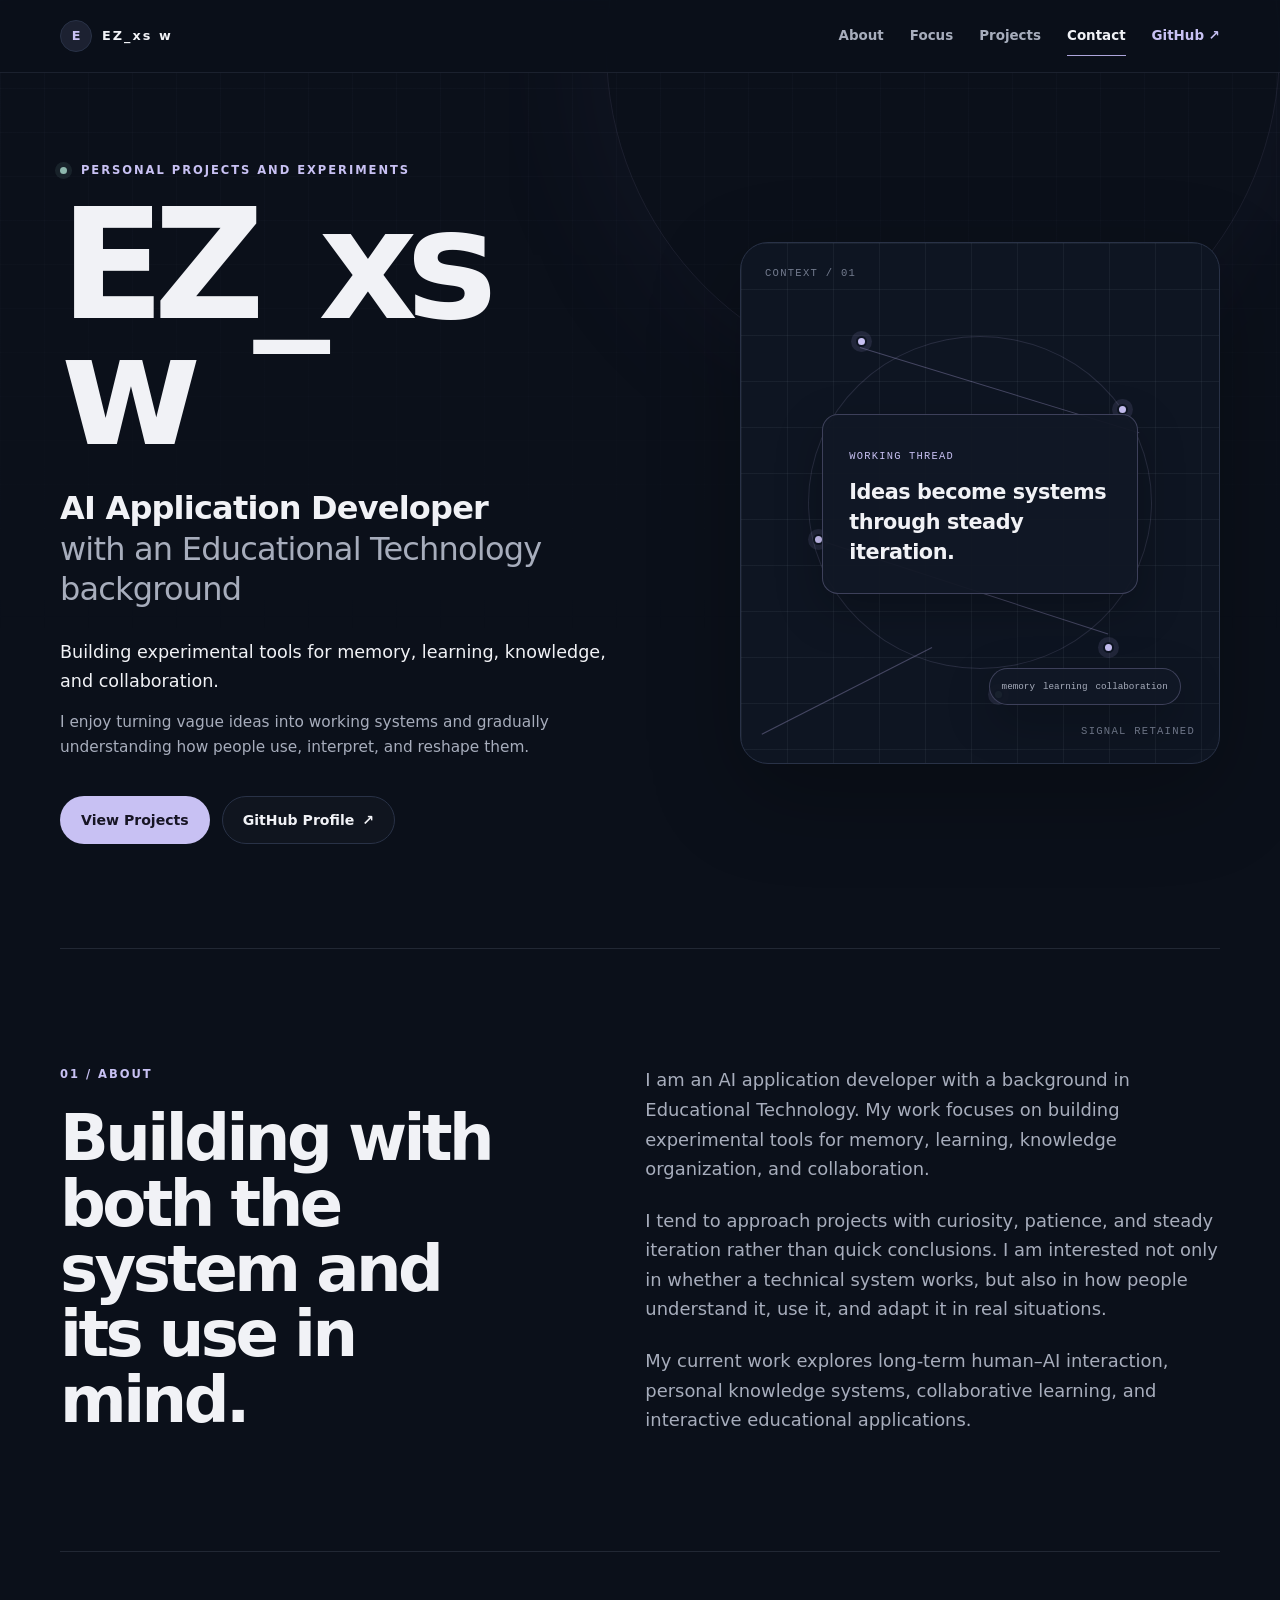
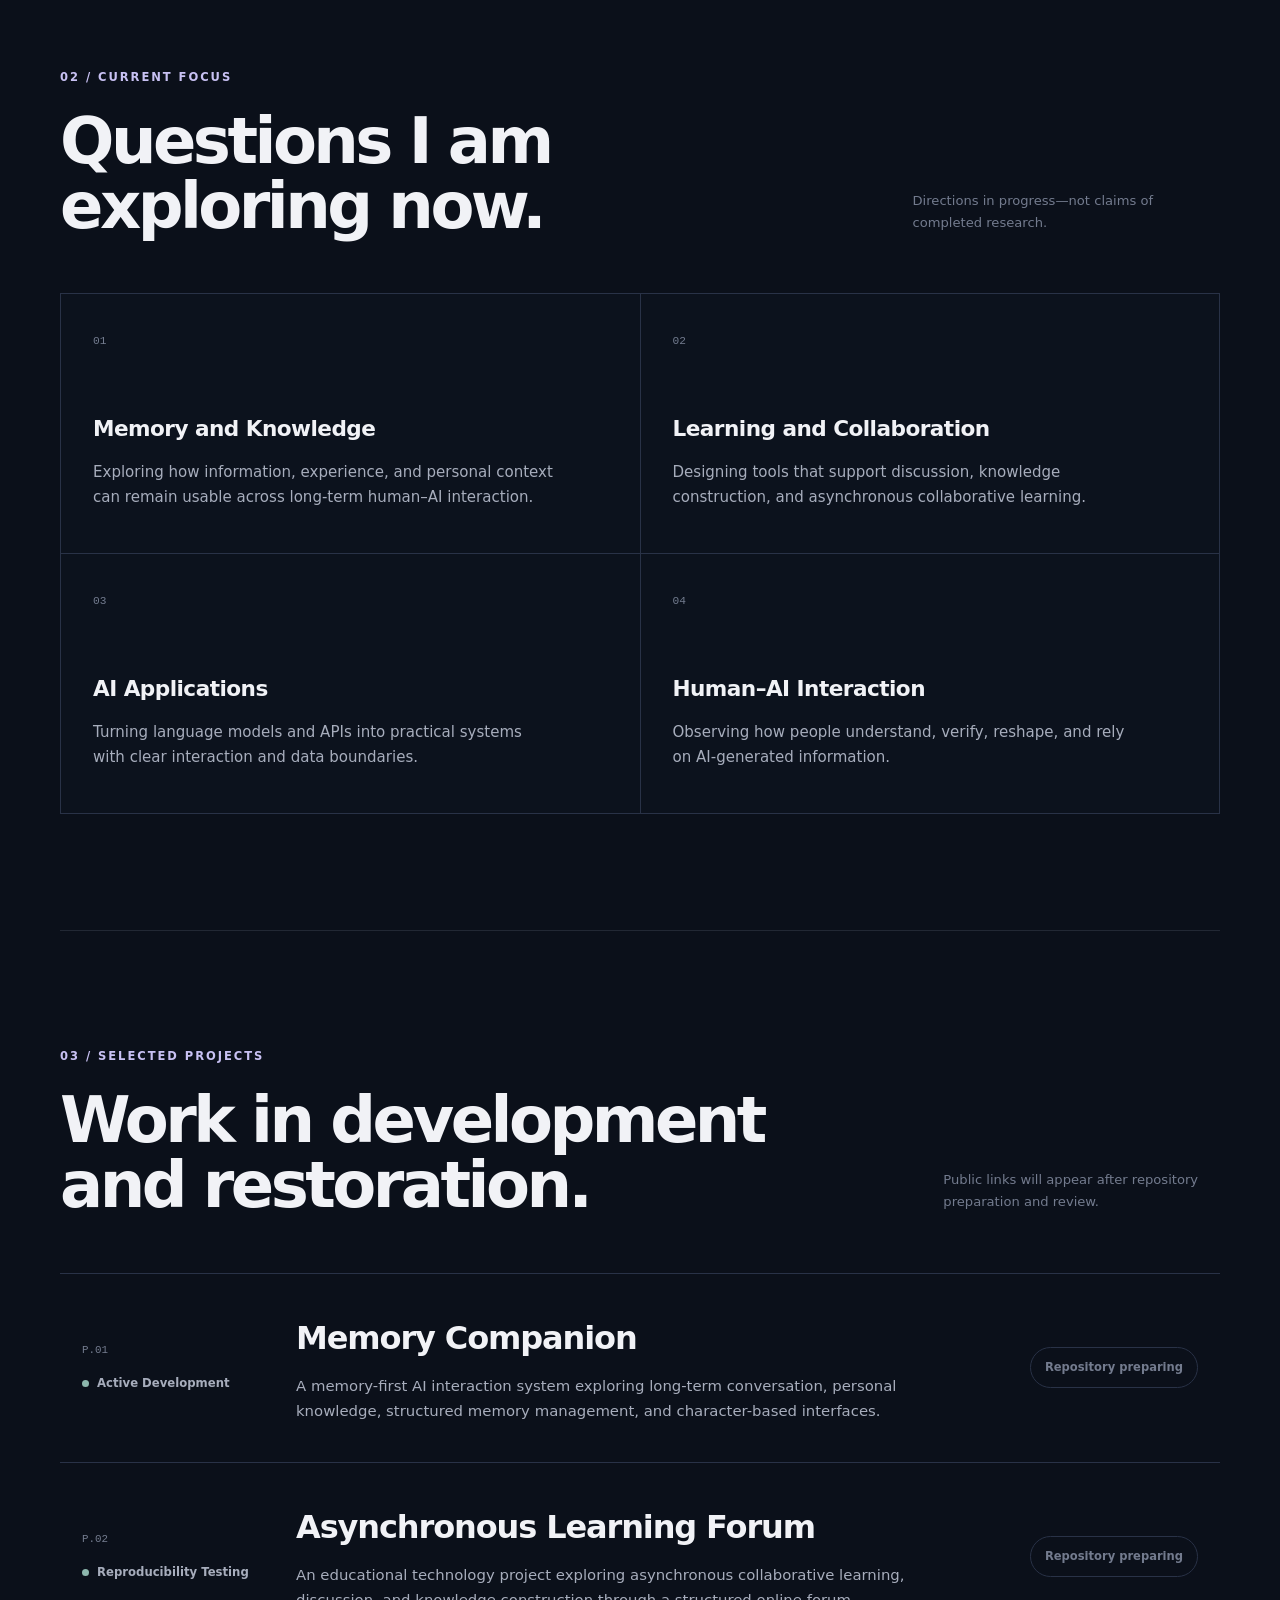
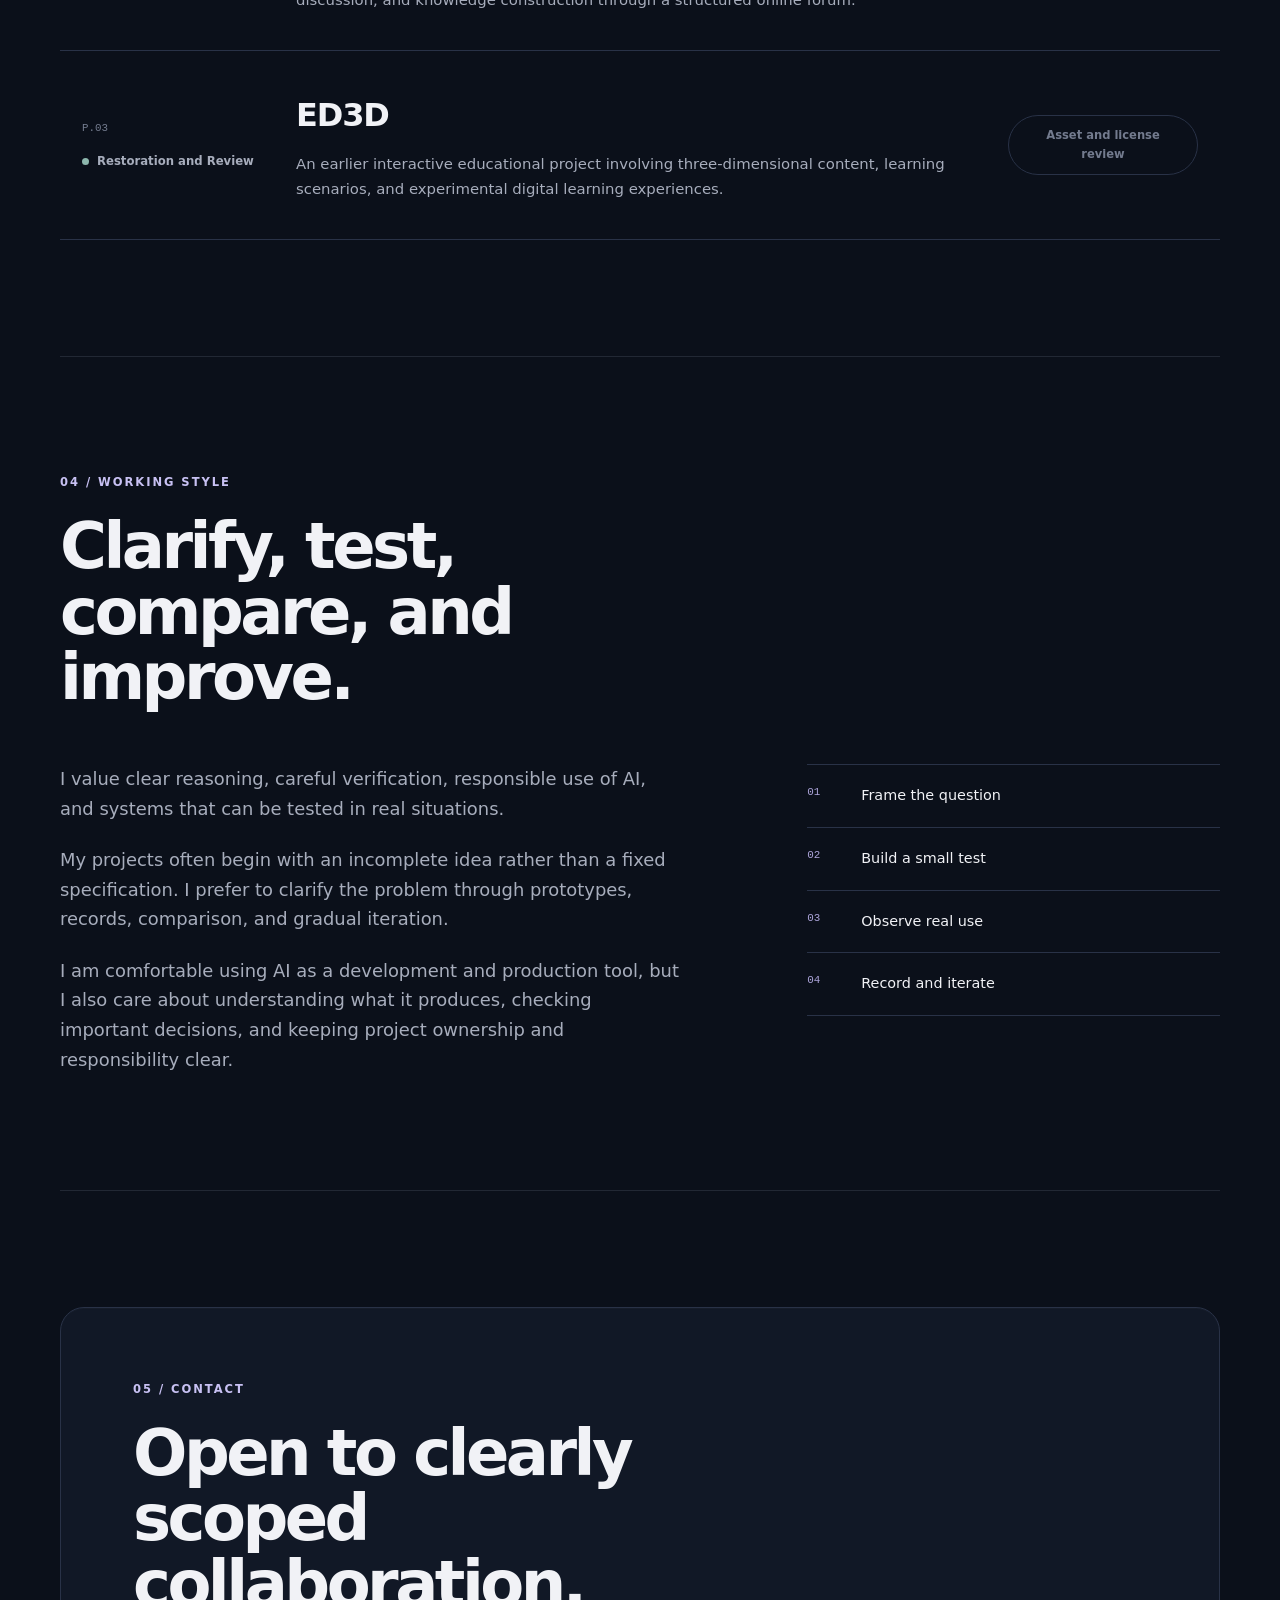
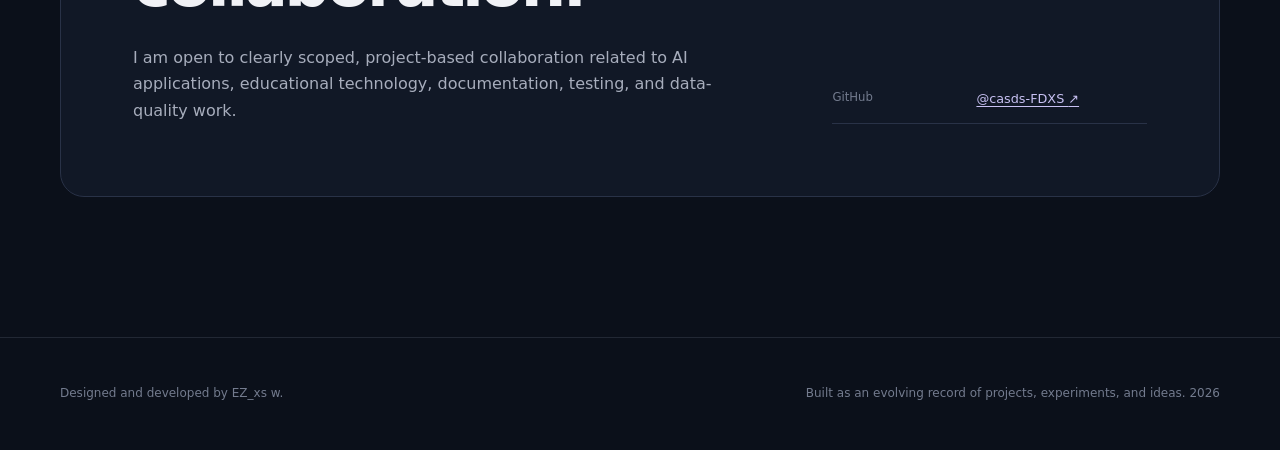
<file: index.html>
<!doctype html>
<html lang="en">
  <head>
    <meta charset="utf-8">
    <meta name="viewport" content="width=device-width, initial-scale=1">
    <title>EZ_xs w – AI Applications and Educational Technology</title>
    <meta name="description" content="Personal project portfolio of EZ_xs w, exploring AI applications, memory systems, collaborative learning, educational technology, and human–AI interaction.">
    <link rel="canonical" href="https://casds-FDXS.github.io/">
    <meta name="theme-color" content="#0b101a">
    <meta property="og:type" content="website">
    <meta property="og:title" content="EZ_xs w – AI Applications and Educational Technology">
    <meta property="og:description" content="Experimental tools for memory, learning, knowledge, and collaboration.">
    <meta property="og:url" content="https://casds-FDXS.github.io/">
    <link rel="icon" href="data:,">
    <link rel="stylesheet" href="styles.css">
    <script src="script.js" defer></script>
  </head>
  <body>
    <a class="skip-link" href="#main-content">Skip to content</a>

    <header class="site-header">
      <nav class="nav shell" aria-label="Primary navigation">
        <a class="brand" href="#top" aria-label="EZ_xs w home">
          <span class="brand-mark" aria-hidden="true">E</span>
          <span>EZ_xs w</span>
        </a>
        <div class="nav-links">
          <a href="#about">About</a>
          <a href="#focus">Focus</a>
          <a href="#projects">Projects</a>
          <a href="#contact">Contact</a>
          <a class="nav-external" href="https://github.com/casds-FDXS" target="_blank" rel="noopener noreferrer">GitHub <span aria-hidden="true">↗</span></a>
        </div>
      </nav>
    </header>

    <main id="main-content">
      <section class="hero shell" id="top" aria-labelledby="hero-title">
        <div class="hero-copy">
          <p class="eyebrow"><span class="signal" aria-hidden="true"></span> Personal projects and experiments</p>
          <h1 id="hero-title">EZ_xs w</h1>
          <p class="hero-role">AI Application Developer<br><span>with an Educational Technology background</span></p>
          <p class="hero-lead">Building experimental tools for memory, learning, knowledge, and collaboration.</p>
          <p class="hero-note">I enjoy turning vague ideas into working systems and gradually understanding how people use, interpret, and reshape them.</p>
          <div class="hero-actions">
            <a class="button button-primary" href="#projects">View Projects</a>
            <a class="button button-secondary" href="https://github.com/casds-FDXS" target="_blank" rel="noopener noreferrer">GitHub Profile <span aria-hidden="true">↗</span></a>
          </div>
        </div>

        <div class="memory-map" aria-hidden="true">
          <div class="map-label map-label-top">context / 01</div>
          <div class="map-grid"></div>
          <span class="node node-a"></span>
          <span class="node node-b"></span>
          <span class="node node-c"></span>
          <span class="node node-d"></span>
          <span class="node node-e"></span>
          <span class="connector connector-a"></span>
          <span class="connector connector-b"></span>
          <span class="connector connector-c"></span>
          <div class="map-card map-card-primary">
            <span class="map-kicker">working thread</span>
            <strong>Ideas become systems<br>through steady iteration.</strong>
          </div>
          <div class="map-card map-card-secondary">
            <span>memory</span><span>learning</span><span>collaboration</span>
          </div>
          <div class="map-label map-label-bottom">signal retained</div>
        </div>
      </section>

      <section class="section shell" id="about" aria-labelledby="about-title">
        <div class="section-heading">
          <p class="section-number">01 / About</p>
          <h2 id="about-title">Building with both the system and its use in mind.</h2>
        </div>
        <div class="about-copy prose">
          <p>I am an AI application developer with a background in Educational Technology. My work focuses on building experimental tools for memory, learning, knowledge organization, and collaboration.</p>
          <p>I tend to approach projects with curiosity, patience, and steady iteration rather than quick conclusions. I am interested not only in whether a technical system works, but also in how people understand it, use it, and adapt it in real situations.</p>
          <p>My current work explores long-term human–AI interaction, personal knowledge systems, collaborative learning, and interactive educational applications.</p>
        </div>
      </section>

      <section class="section shell" id="focus" aria-labelledby="focus-title">
        <div class="section-heading section-heading-row">
          <div>
            <p class="section-number">02 / Current Focus</p>
            <h2 id="focus-title">Questions I am exploring now.</h2>
          </div>
          <p class="section-aside">Directions in progress—not claims of completed research.</p>
        </div>
        <div class="focus-grid">
          <article class="focus-card">
            <span class="card-index">01</span>
            <h3>Memory and Knowledge</h3>
            <p>Exploring how information, experience, and personal context can remain usable across long-term human–AI interaction.</p>
          </article>
          <article class="focus-card">
            <span class="card-index">02</span>
            <h3>Learning and Collaboration</h3>
            <p>Designing tools that support discussion, knowledge construction, and asynchronous collaborative learning.</p>
          </article>
          <article class="focus-card">
            <span class="card-index">03</span>
            <h3>AI Applications</h3>
            <p>Turning language models and APIs into practical systems with clear interaction and data boundaries.</p>
          </article>
          <article class="focus-card">
            <span class="card-index">04</span>
            <h3>Human–AI Interaction</h3>
            <p>Observing how people understand, verify, reshape, and rely on AI-generated information.</p>
          </article>
        </div>
      </section>

      <section class="section shell" id="projects" aria-labelledby="projects-title">
        <div class="section-heading section-heading-row">
          <div>
            <p class="section-number">03 / Selected Projects</p>
            <h2 id="projects-title">Work in development and restoration.</h2>
          </div>
          <p class="section-aside">Public links will appear after repository preparation and review.</p>
        </div>
        <div class="project-list">
          <article class="project-card" data-repository-url="">
            <div class="project-meta">
              <span class="project-number">P.01</span>
              <span class="status"><span class="status-dot" aria-hidden="true"></span> Active Development</span>
            </div>
            <div class="project-content">
              <h3>Memory Companion</h3>
              <p>A memory-first AI interaction system exploring long-term conversation, personal knowledge, structured memory management, and character-based interfaces.</p>
            </div>
            <button class="project-action" type="button" disabled>Repository preparing</button>
          </article>

          <article class="project-card" data-repository-url="">
            <div class="project-meta">
              <span class="project-number">P.02</span>
              <span class="status"><span class="status-dot" aria-hidden="true"></span> Reproducibility Testing</span>
            </div>
            <div class="project-content">
              <h3>Asynchronous Learning Forum</h3>
              <p>An educational technology project exploring asynchronous collaborative learning, discussion, and knowledge construction through a structured online forum.</p>
            </div>
            <button class="project-action" type="button" disabled>Repository preparing</button>
          </article>

          <article class="project-card" data-repository-url="">
            <div class="project-meta">
              <span class="project-number">P.03</span>
              <span class="status"><span class="status-dot" aria-hidden="true"></span> Restoration and Review</span>
            </div>
            <div class="project-content">
              <h3>ED3D</h3>
              <p>An earlier interactive educational project involving three-dimensional content, learning scenarios, and experimental digital learning experiences.</p>
            </div>
            <button class="project-action" type="button" disabled>Asset and license review</button>
          </article>
        </div>
      </section>

      <section class="section shell working-section" id="working-style" aria-labelledby="working-title">
        <div class="section-heading">
          <p class="section-number">04 / Working Style</p>
          <h2 id="working-title">Clarify, test, compare, and improve.</h2>
        </div>
        <div class="working-layout">
          <div class="prose">
            <p>I value clear reasoning, careful verification, responsible use of AI, and systems that can be tested in real situations.</p>
            <p>My projects often begin with an incomplete idea rather than a fixed specification. I prefer to clarify the problem through prototypes, records, comparison, and gradual iteration.</p>
            <p>I am comfortable using AI as a development and production tool, but I also care about understanding what it produces, checking important decisions, and keeping project ownership and responsibility clear.</p>
          </div>
          <ol class="process-list" aria-label="Typical working process">
            <li><span>01</span> Frame the question</li>
            <li><span>02</span> Build a small test</li>
            <li><span>03</span> Observe real use</li>
            <li><span>04</span> Record and iterate</li>
          </ol>
        </div>
      </section>

      <section class="section shell contact-section" id="contact" aria-labelledby="contact-title">
        <div class="contact-panel">
          <div>
            <p class="section-number">05 / Contact</p>
            <h2 id="contact-title">Open to clearly scoped collaboration.</h2>
            <p>I am open to clearly scoped, project-based collaboration related to AI applications, educational technology, documentation, testing, and data-quality work.</p>
          </div>
          <dl class="contact-list">
            <div>
              <dt>GitHub</dt>
              <dd><a href="https://github.com/casds-FDXS" target="_blank" rel="noopener noreferrer">@casds-FDXS <span aria-hidden="true">↗</span></a></dd>
            </div>
          </dl>
          <!-- Add professional contact email after it has been created and verified. -->
        </div>
      </section>
    </main>

    <footer class="site-footer">
      <div class="shell footer-inner">
        <p>Designed and developed by EZ_xs w.</p>
        <p>Built as an evolving record of projects, experiments, and ideas. <span id="current-year"></span></p>
      </div>
    </footer>
  </body>
</html>
</file>
<file: styles.css>
:root {
  color-scheme: dark;
  --ink: #f1f2f6;
  --muted: #a7adbc;
  --quiet: #737b8e;
  --bg: #0b101a;
  --surface: #111826;
  --surface-raised: #151d2d;
  --line: #293247;
  --line-soft: rgba(148, 158, 185, 0.17);
  --accent: #ada5db;
  --accent-bright: #c8c1f3;
  --accent-soft: rgba(173, 165, 219, 0.12);
  --success: #8db7ad;
  --shell: min(1160px, calc(100% - 48px));
}

* { box-sizing: border-box; }

html {
  overflow-x: hidden;
  scroll-behavior: smooth;
  scroll-padding-top: 90px;
}

body {
  margin: 0;
  min-width: 320px;
  overflow-x: hidden;
  background: var(--bg);
  color: var(--ink);
  font-family: Inter, ui-sans-serif, system-ui, -apple-system, BlinkMacSystemFont, "Segoe UI", sans-serif;
  line-height: 1.65;
  text-rendering: optimizeLegibility;
}

body::before {
  position: fixed;
  inset: 0;
  z-index: -2;
  content: "";
  background-image:
    linear-gradient(rgba(154, 165, 195, 0.035) 1px, transparent 1px),
    linear-gradient(90deg, rgba(154, 165, 195, 0.035) 1px, transparent 1px);
  background-size: 44px 44px;
  mask-image: linear-gradient(to bottom, black, transparent 74%);
}

body::after {
  position: absolute;
  top: -18rem;
  right: 0;
  z-index: -1;
  width: 42rem;
  height: 42rem;
  border: 1px solid rgba(173, 165, 219, 0.1);
  border-radius: 50%;
  content: "";
  box-shadow: 0 0 160px rgba(112, 100, 170, 0.08);
}

a { color: inherit; }
button, a { -webkit-tap-highlight-color: transparent; }

:focus-visible {
  outline: 3px solid var(--accent-bright);
  outline-offset: 4px;
}

.skip-link {
  position: fixed;
  top: 12px;
  left: 12px;
  z-index: 100;
  padding: 10px 14px;
  border-radius: 8px;
  background: var(--ink);
  color: var(--bg);
  font-weight: 700;
  transform: translateY(-150%);
}

.skip-link:focus { transform: translateY(0); }
.shell { width: var(--shell); margin-inline: auto; }

.site-header {
  position: sticky;
  top: 0;
  z-index: 20;
  border-bottom: 1px solid rgba(148, 158, 185, 0.13);
  background: rgba(11, 16, 26, 0.9);
  backdrop-filter: blur(16px);
}

.nav {
  display: flex;
  min-height: 72px;
  align-items: center;
  justify-content: space-between;
  gap: 28px;
}

.brand {
  display: inline-flex;
  align-items: center;
  gap: 10px;
  color: var(--ink);
  font-size: 0.8rem;
  font-weight: 760;
  letter-spacing: 0.16em;
  text-decoration: none;
}

.brand-mark {
  display: grid;
  width: 32px;
  height: 32px;
  place-items: center;
  border: 1px solid var(--line);
  border-radius: 50%;
  background: var(--accent-soft);
  color: var(--accent-bright);
  letter-spacing: 0;
}

.nav-links { display: flex; align-items: center; gap: 26px; }

.nav-links a {
  position: relative;
  color: var(--muted);
  font-size: 0.84rem;
  font-weight: 620;
  text-decoration: none;
  transition: color 160ms ease;
}

.nav-links a::after {
  position: absolute;
  right: 0;
  bottom: -9px;
  left: 0;
  height: 1px;
  background: var(--accent);
  content: "";
  transform: scaleX(0);
  transform-origin: left;
  transition: transform 160ms ease;
}

.nav-links a:hover,
.nav-links a[aria-current="location"] { color: var(--ink); }
.nav-links a:hover::after,
.nav-links a[aria-current="location"]::after { transform: scaleX(1); }
.nav-links .nav-external { color: var(--accent-bright); }

.hero {
  display: grid;
  min-height: calc(100vh - 72px);
  min-height: calc(100svh - 72px);
  grid-template-columns: minmax(0, 1.05fr) minmax(340px, 0.95fr);
  align-items: center;
  gap: clamp(48px, 8vw, 112px);
  padding-block: 88px 104px;
}

.eyebrow,
.section-number {
  margin: 0 0 22px;
  color: var(--accent-bright);
  font-size: 0.72rem;
  font-weight: 740;
  letter-spacing: 0.17em;
  text-transform: uppercase;
}

.signal {
  display: inline-block;
  width: 7px;
  height: 7px;
  margin-right: 8px;
  border-radius: 50%;
  background: var(--success);
  box-shadow: 0 0 0 5px rgba(141, 183, 173, 0.11);
}

.hero h1 {
  margin: 0;
  font-size: clamp(5.4rem, 12vw, 10rem);
  font-weight: 780;
  letter-spacing: -0.075em;
  line-height: 0.82;
}

.hero-role {
  margin: 34px 0 0;
  font-size: clamp(1.35rem, 2.5vw, 2.05rem);
  font-weight: 650;
  letter-spacing: -0.025em;
  line-height: 1.27;
}

.hero-role span { color: var(--muted); font-weight: 460; }
.hero-lead { max-width: 610px; margin: 28px 0 0; color: var(--ink); font-size: 1.1rem; }
.hero-note { max-width: 620px; margin: 14px 0 0; color: var(--muted); font-size: 0.96rem; }

.hero-actions { display: flex; flex-wrap: wrap; gap: 12px; margin-top: 36px; }

.button {
  display: inline-flex;
  min-height: 48px;
  align-items: center;
  justify-content: center;
  gap: 8px;
  padding: 11px 20px;
  border: 1px solid transparent;
  border-radius: 999px;
  font-size: 0.88rem;
  font-weight: 720;
  text-decoration: none;
  transition: transform 160ms ease, border-color 160ms ease, background 160ms ease;
}

.button:hover { transform: translateY(-2px); }
.button-primary { background: var(--accent-bright); color: #171524; }
.button-secondary { border-color: var(--line); background: rgba(255, 255, 255, 0.025); color: var(--ink); }
.button-secondary:hover { border-color: var(--accent); background: var(--accent-soft); }

.memory-map {
  position: relative;
  width: min(100%, 480px);
  aspect-ratio: 0.92;
  justify-self: end;
  overflow: hidden;
  border: 1px solid var(--line);
  border-radius: 28px;
  background: #0e1522;
  box-shadow: 0 30px 90px rgba(0, 0, 0, 0.25);
}

.map-grid {
  position: absolute;
  inset: 0;
  background-image:
    linear-gradient(rgba(167, 173, 188, 0.07) 1px, transparent 1px),
    linear-gradient(90deg, rgba(167, 173, 188, 0.07) 1px, transparent 1px);
  background-size: 46px 46px;
}

.map-grid::after {
  position: absolute;
  inset: 18% 14%;
  border: 1px solid rgba(173, 165, 219, 0.16);
  border-radius: 50%;
  content: "";
}

.node {
  position: absolute;
  z-index: 2;
  width: 11px;
  height: 11px;
  border: 2px solid #0e1522;
  border-radius: 50%;
  background: var(--accent-bright);
  box-shadow: 0 0 0 5px rgba(173, 165, 219, 0.13);
}

.node-a { top: 18%; left: 24%; }
.node-b { top: 31%; right: 19%; }
.node-c { top: 56%; left: 15%; }
.node-d { right: 22%; bottom: 21%; }
.node-e { right: 45%; bottom: 12%; background: var(--success); }

.connector { position: absolute; z-index: 1; height: 1px; background: rgba(173, 165, 219, 0.34); transform-origin: left; }
.connector-a { top: 20%; left: 25%; width: 61%; transform: rotate(17deg); }
.connector-b { top: 57%; left: 16%; width: 64%; transform: rotate(18deg); }
.connector-c { right: 20%; bottom: 22%; width: 40%; transform: rotate(153deg); }

.map-label {
  position: absolute;
  z-index: 3;
  color: var(--quiet);
  font-family: ui-monospace, SFMono-Regular, Consolas, monospace;
  font-size: 0.66rem;
  letter-spacing: 0.12em;
  text-transform: uppercase;
}

.map-label-top { top: 22px; left: 24px; }
.map-label-bottom { right: 24px; bottom: 22px; }

.map-card { position: absolute; z-index: 4; border: 1px solid rgba(173, 165, 219, 0.29); background: rgba(17, 24, 38, 0.94); box-shadow: 0 16px 48px rgba(0, 0, 0, 0.24); }
.map-card-primary { top: 33%; left: 17%; width: 66%; padding: 26px; border-radius: 16px; }
.map-card-primary strong { display: block; margin-top: 9px; font-size: clamp(1rem, 2vw, 1.3rem); letter-spacing: -0.02em; line-height: 1.45; }
.map-kicker { color: var(--accent-bright); font-family: ui-monospace, SFMono-Regular, Consolas, monospace; font-size: 0.65rem; letter-spacing: 0.12em; text-transform: uppercase; }
.map-card-secondary { right: 8%; bottom: 11%; display: flex; gap: 8px; padding: 10px 12px; border-radius: 999px; }
.map-card-secondary span { color: var(--muted); font-family: ui-monospace, SFMono-Regular, Consolas, monospace; font-size: 0.58rem; }

.section { padding-block: 116px; border-top: 1px solid var(--line-soft); }
.section-heading { max-width: 720px; margin-bottom: 54px; }
.section-heading-row { display: flex; max-width: none; align-items: end; justify-content: space-between; gap: 48px; }

.section h2 {
  margin: 0;
  font-size: clamp(2.2rem, 5vw, 4.6rem);
  font-weight: 680;
  letter-spacing: -0.055em;
  line-height: 1.02;
}

.section-aside { max-width: 330px; margin: 0 0 6px; color: var(--quiet); font-size: 0.82rem; }

#about { display: grid; grid-template-columns: minmax(300px, 0.9fr) minmax(360px, 1.1fr); gap: clamp(48px, 9vw, 132px); }
#about .section-heading { margin: 0; }
.prose { color: var(--muted); font-size: clamp(1rem, 1.5vw, 1.12rem); }
.prose p { margin: 0; }
.prose p + p { margin-top: 22px; }

.focus-grid { display: grid; grid-template-columns: repeat(2, minmax(0, 1fr)); border-top: 1px solid var(--line); border-left: 1px solid var(--line); }

.focus-card {
  position: relative;
  min-height: 260px;
  padding: 32px;
  border-right: 1px solid var(--line);
  border-bottom: 1px solid var(--line);
  background: rgba(17, 24, 38, 0.35);
  transition: background 180ms ease;
}

.focus-card:hover { background: var(--surface); }
.card-index { color: var(--quiet); font-family: ui-monospace, SFMono-Regular, Consolas, monospace; font-size: 0.7rem; }
.focus-card h3 { max-width: 330px; margin: 58px 0 14px; font-size: 1.35rem; letter-spacing: -0.025em; }
.focus-card p { max-width: 460px; margin: 0; color: var(--muted); font-size: 0.94rem; }

.project-list { border-top: 1px solid var(--line); }

.project-card {
  display: grid;
  grid-template-columns: 180px minmax(0, 1fr) 190px;
  align-items: center;
  gap: 34px;
  padding: 38px 22px;
  border-bottom: 1px solid var(--line);
  transition: background 180ms ease, padding 180ms ease;
}

.project-card:hover { padding-inline: 30px 14px; background: rgba(173, 165, 219, 0.045); }
.project-meta { display: flex; flex-direction: column; gap: 14px; }
.project-number { color: var(--quiet); font-family: ui-monospace, SFMono-Regular, Consolas, monospace; font-size: 0.68rem; }
.status { display: inline-flex; align-items: center; gap: 8px; color: var(--muted); font-size: 0.73rem; font-weight: 650; }
.status-dot { flex: 0 0 auto; width: 7px; height: 7px; border-radius: 50%; background: var(--success); }
.project-content h3 { margin: 0 0 10px; font-size: clamp(1.35rem, 2.5vw, 2rem); letter-spacing: -0.035em; }
.project-content p { max-width: 670px; margin: 0; color: var(--muted); font-size: 0.93rem; }

.project-action {
  justify-self: end;
  padding: 10px 14px;
  border: 1px solid var(--line);
  border-radius: 999px;
  background: transparent;
  color: var(--quiet);
  font: inherit;
  font-size: 0.72rem;
  font-weight: 650;
  cursor: not-allowed;
}

.working-layout { display: grid; grid-template-columns: minmax(0, 1.2fr) minmax(310px, 0.8fr); gap: clamp(56px, 10vw, 140px); }
.process-list { margin: 0; padding: 0; border-top: 1px solid var(--line); list-style: none; }
.process-list li { display: grid; grid-template-columns: 44px 1fr; gap: 10px; padding: 19px 0; border-bottom: 1px solid var(--line); color: var(--ink); font-size: 0.9rem; }
.process-list span { color: var(--accent); font-family: ui-monospace, SFMono-Regular, Consolas, monospace; font-size: 0.68rem; }

.contact-section { padding-bottom: 140px; }

.contact-panel {
  display: grid;
  grid-template-columns: minmax(0, 1.3fr) minmax(300px, 0.7fr);
  gap: clamp(54px, 9vw, 120px);
  padding: clamp(34px, 6vw, 72px);
  border: 1px solid var(--line);
  border-radius: 24px;
  background: var(--surface);
  box-shadow: inset 0 1px rgba(255, 255, 255, 0.02);
}

.contact-panel h2 { max-width: 750px; }
.contact-panel > div > p:last-child { max-width: 660px; margin: 28px 0 0; color: var(--muted); }
.contact-list { margin: 0; align-self: end; }
.contact-list > div { display: grid; grid-template-columns: 128px 1fr; gap: 16px; padding: 14px 0; border-bottom: 1px solid var(--line); }
.contact-list dt { color: var(--quiet); font-size: 0.73rem; }
.contact-list dd { margin: 0; color: var(--muted); font-size: 0.8rem; }
.contact-list a { color: var(--accent-bright); text-underline-offset: 3px; }

.site-footer { border-top: 1px solid var(--line-soft); }
.footer-inner { display: flex; min-height: 112px; align-items: center; justify-content: space-between; gap: 28px; color: var(--quiet); font-size: 0.75rem; }
.footer-inner p { margin: 0; }

.error-page { display: grid; min-height: 100vh; min-height: 100svh; place-items: center; }

.error-shell {
  position: relative;
  width: min(680px, calc(100% - 40px));
  padding: clamp(36px, 8vw, 72px);
  overflow: hidden;
  border: 1px solid var(--line);
  border-radius: 24px;
  background: var(--surface);
}

.error-shell h1 { position: relative; margin: 0; font-size: clamp(3rem, 10vw, 6.4rem); letter-spacing: -0.06em; line-height: 0.95; }
.error-shell > p:not(.eyebrow) { position: relative; max-width: 500px; margin: 26px 0 34px; color: var(--muted); }
.error-code { position: absolute; top: -42px; right: -8px; color: rgba(173, 165, 219, 0.06); font-size: 12rem; font-weight: 800; letter-spacing: -0.08em; line-height: 1; }

@media (max-width: 900px) {
  .hero { grid-template-columns: 1fr; padding-block: 82px; }
  .memory-map { width: min(100%, 620px); aspect-ratio: 1.35; justify-self: start; }
  #about, .working-layout, .contact-panel { grid-template-columns: 1fr; }
  #about .section-heading { margin-bottom: 0; }
  .project-card { grid-template-columns: 150px 1fr; }
  .project-action { grid-column: 2; justify-self: start; }
}

@media (max-width: 700px) {
  :root { --shell: min(100% - 30px, 1160px); }
  .nav { min-height: 64px; }
  .brand > span:last-child { display: none; }
  .nav-links { max-width: calc(100vw - 74px); gap: 18px; overflow-x: auto; padding-block: 18px; scrollbar-width: none; }
  .nav-links::-webkit-scrollbar { display: none; }
  .nav-links a { white-space: nowrap; }
  .hero { min-height: auto; gap: 60px; padding-block: 72px 84px; }
  .hero h1 { font-size: clamp(5rem, 26vw, 7.2rem); }
  .memory-map { aspect-ratio: 0.95; }
  .section { padding-block: 84px; }
  .section-heading, .section-heading-row { margin-bottom: 38px; }
  .section-heading-row { display: block; }
  .section-aside { margin-top: 20px; }
  .focus-grid { grid-template-columns: 1fr; }
  .focus-card { min-height: 230px; padding: 26px; }
  .project-card { grid-template-columns: 1fr; gap: 22px; padding-inline: 8px; }
  .project-card:hover { padding-inline: 8px; }
  .project-action { grid-column: auto; }
  .contact-list > div { grid-template-columns: 1fr; gap: 4px; }
  .footer-inner { align-items: flex-start; flex-direction: column; justify-content: center; gap: 4px; }
}

@media (prefers-reduced-motion: reduce) {
  html { scroll-behavior: auto; }
  *, *::before, *::after { scroll-behavior: auto !important; transition-duration: 0.01ms !important; }
}
</file>
